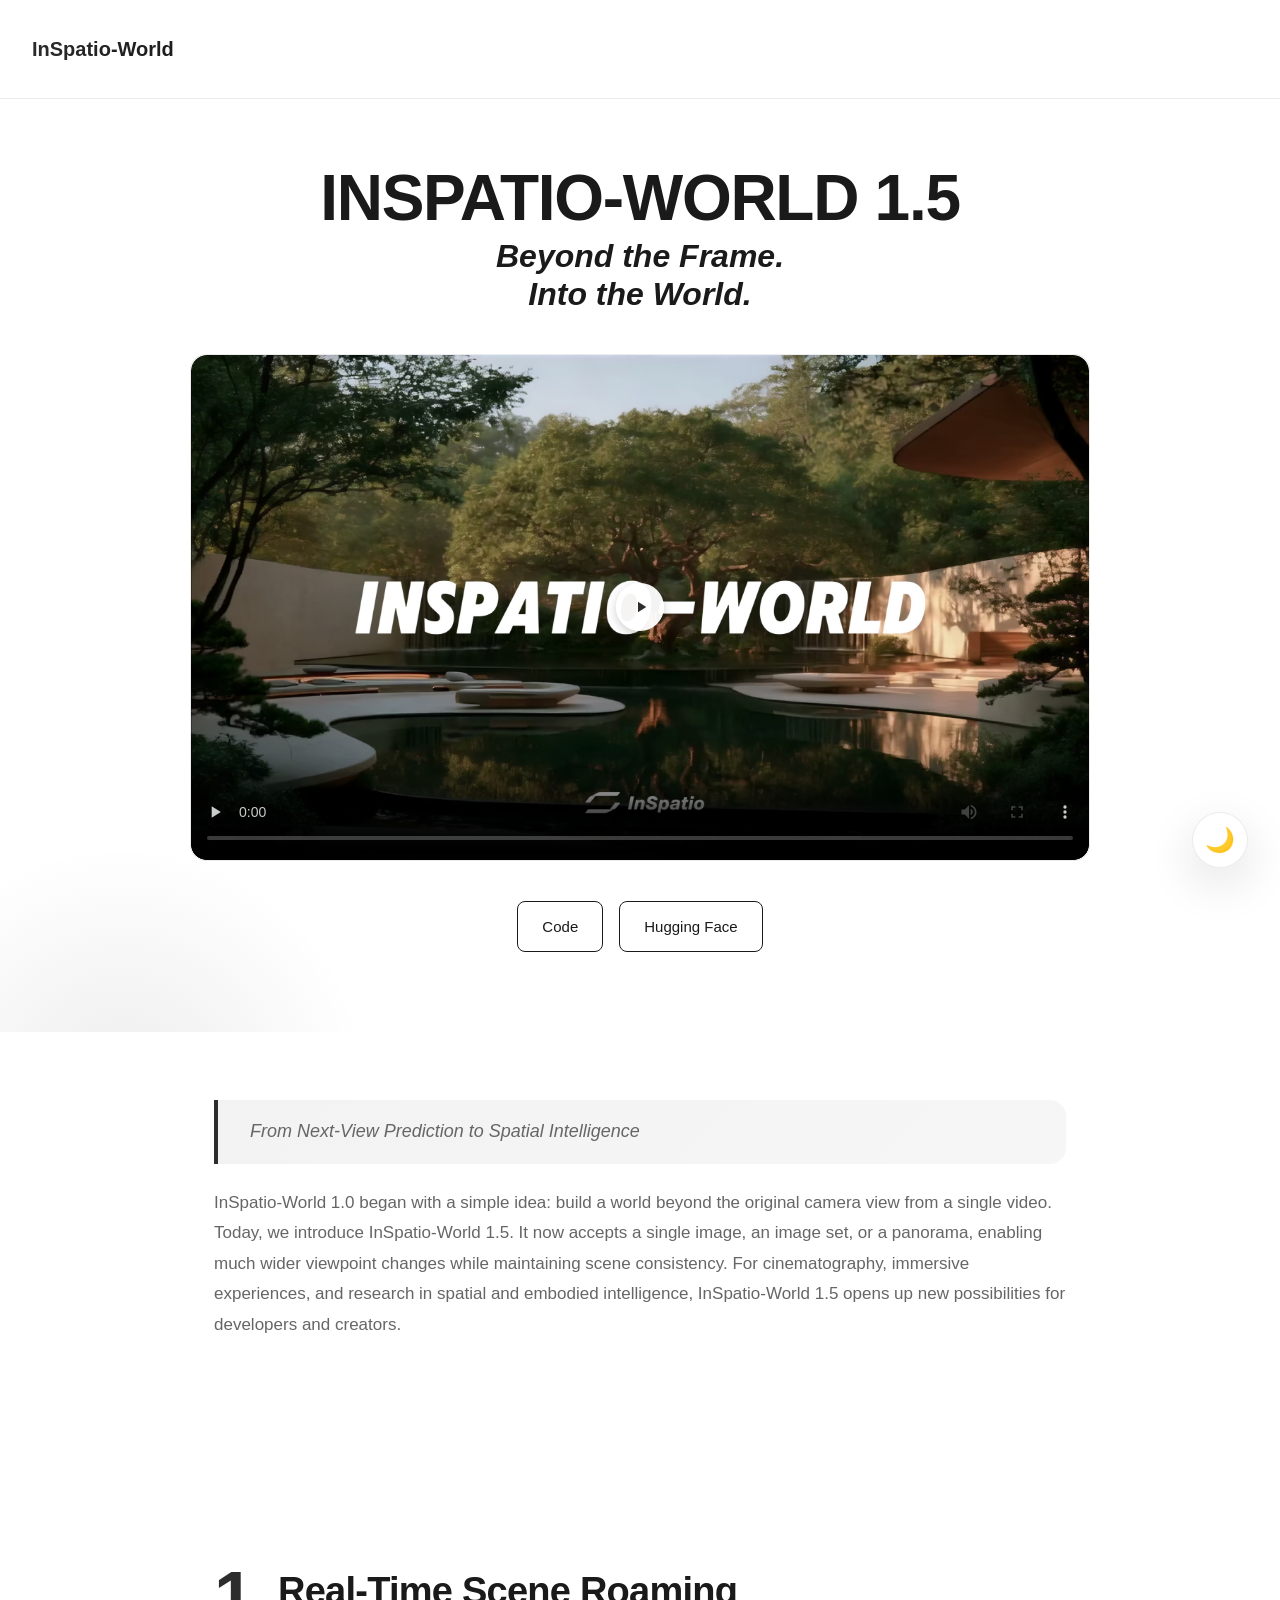
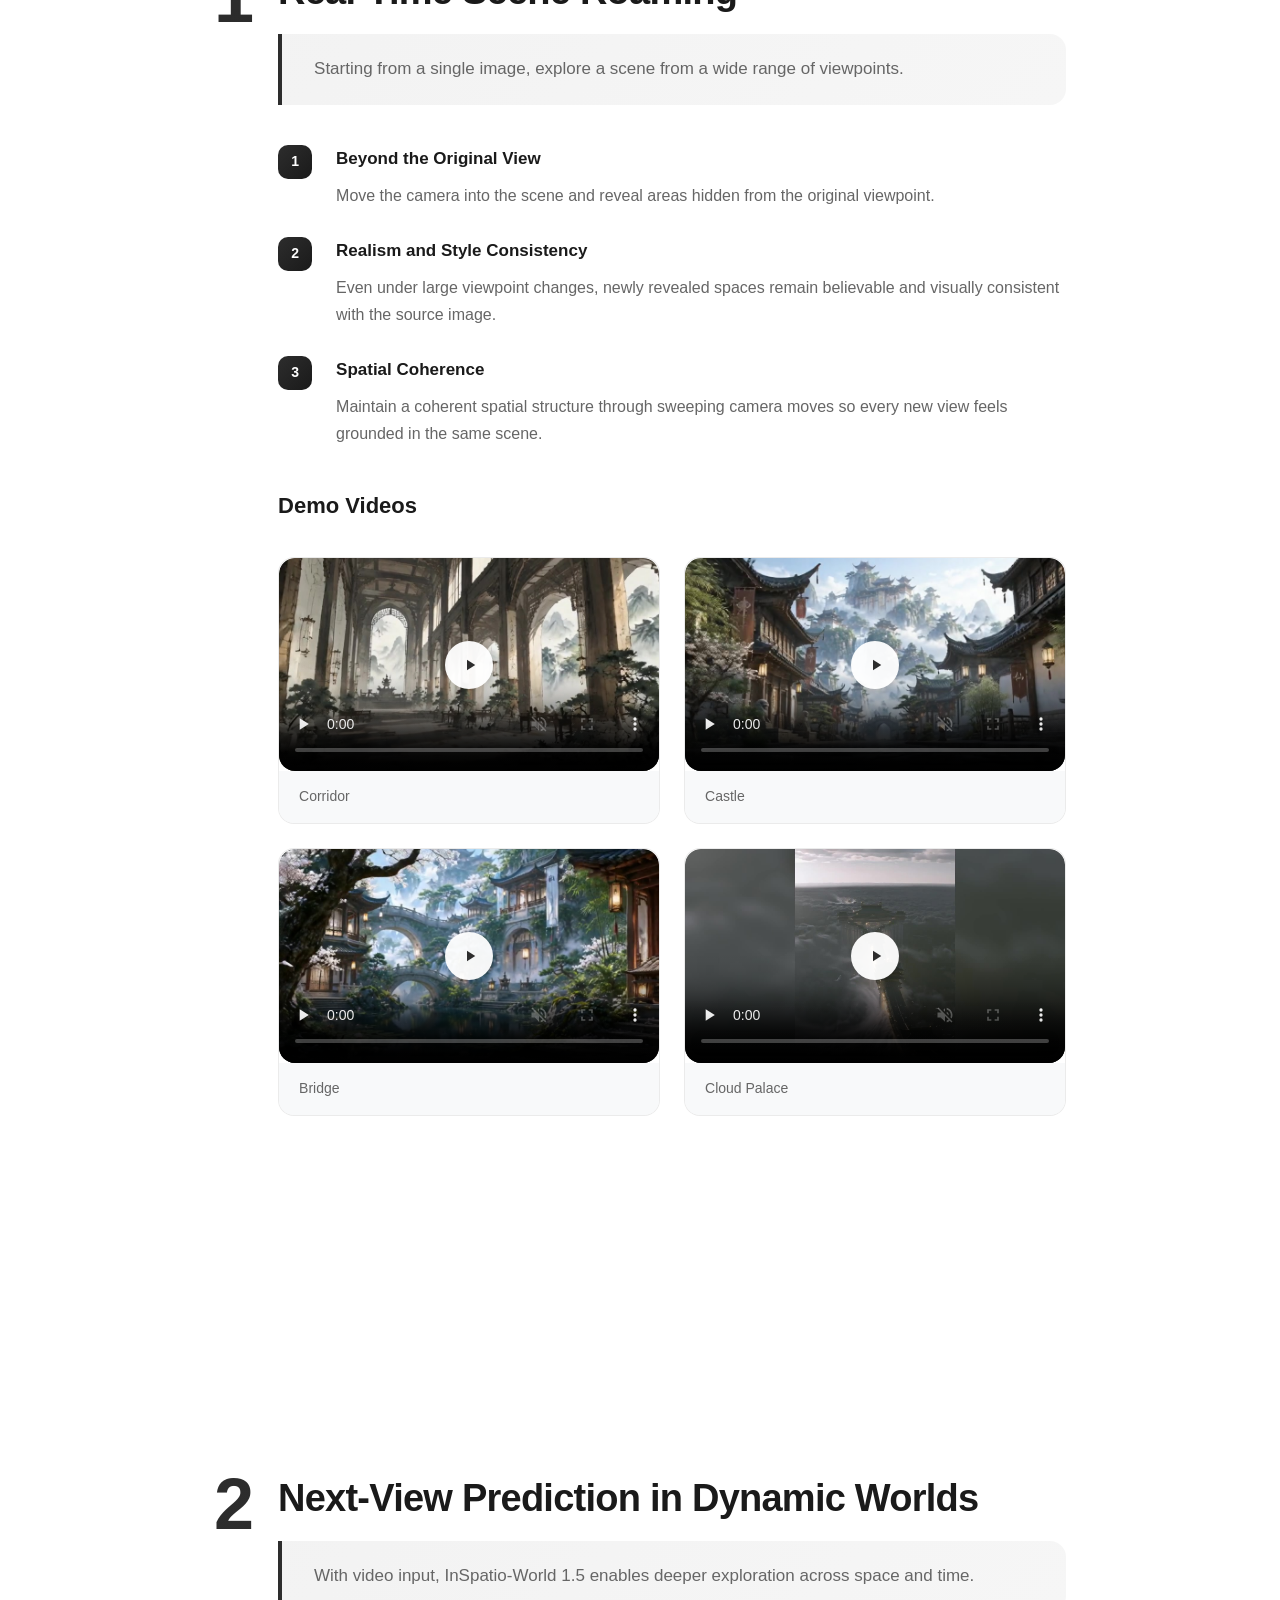
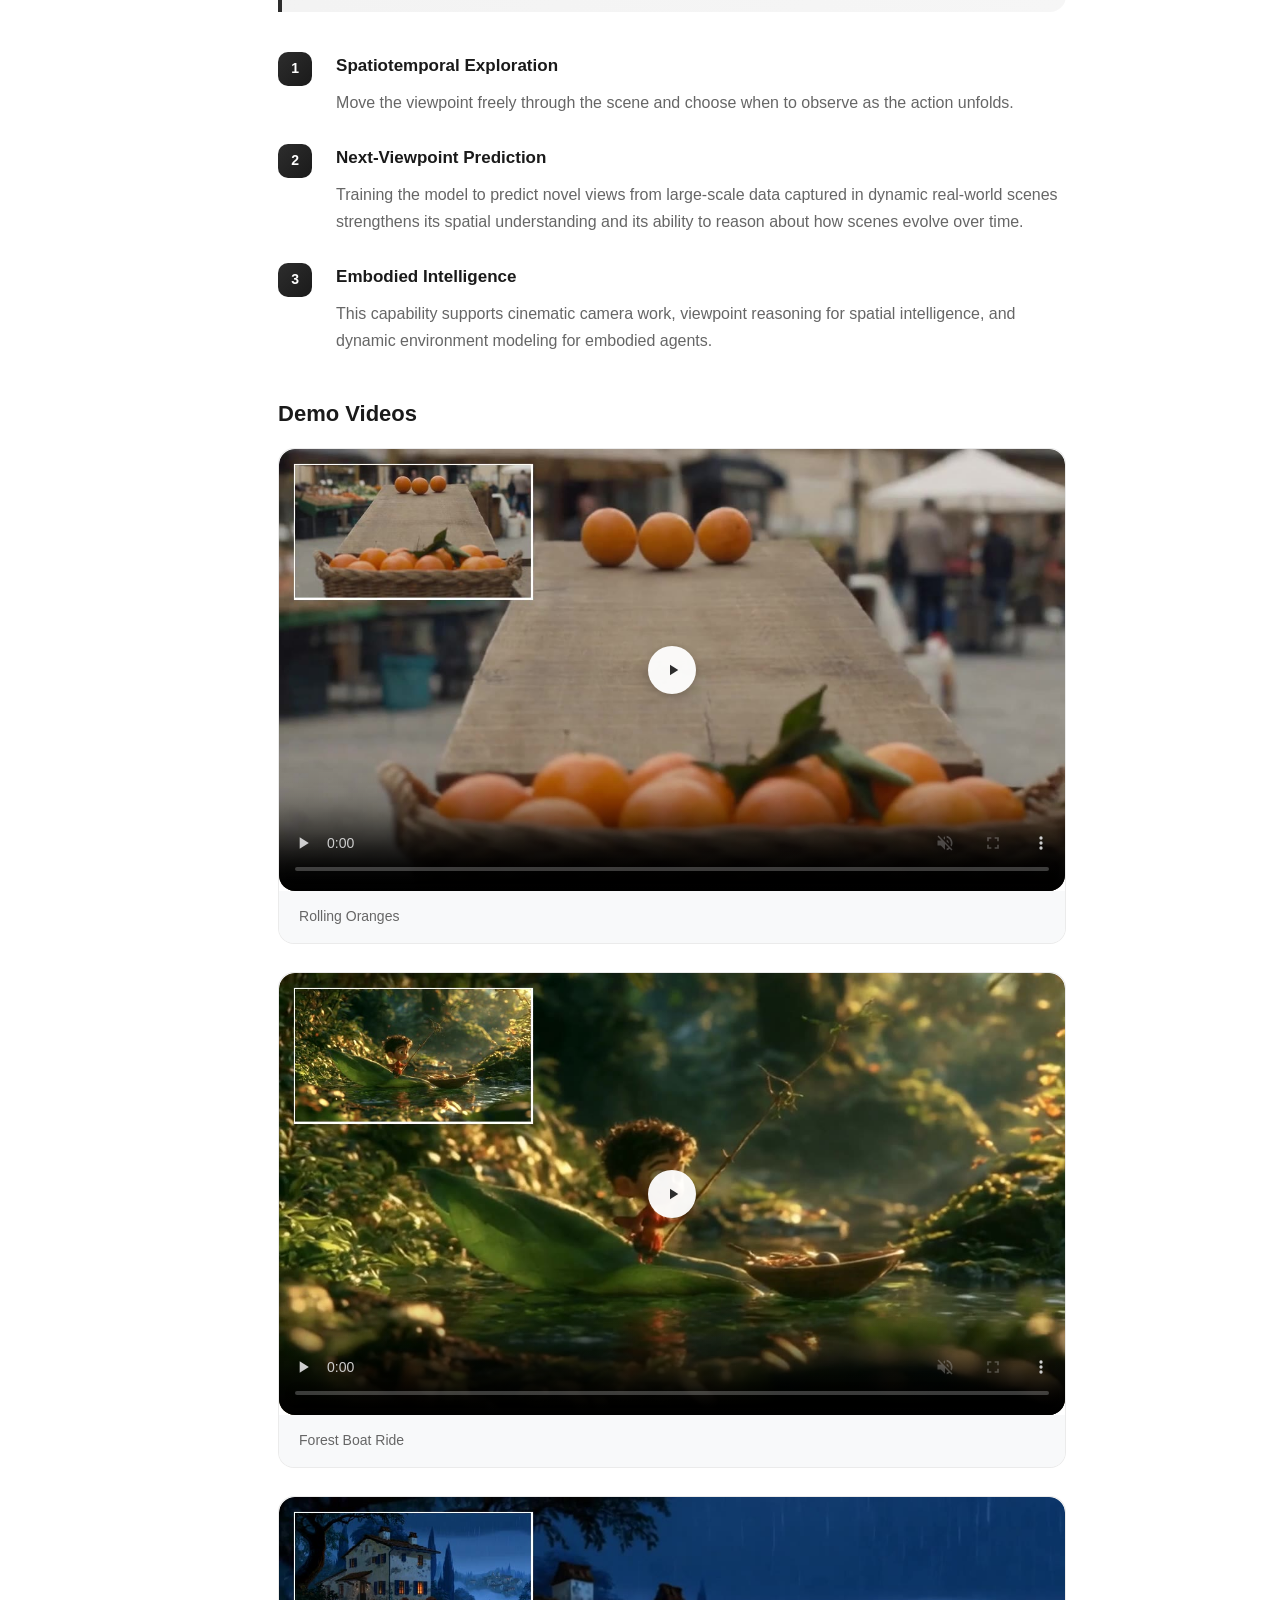
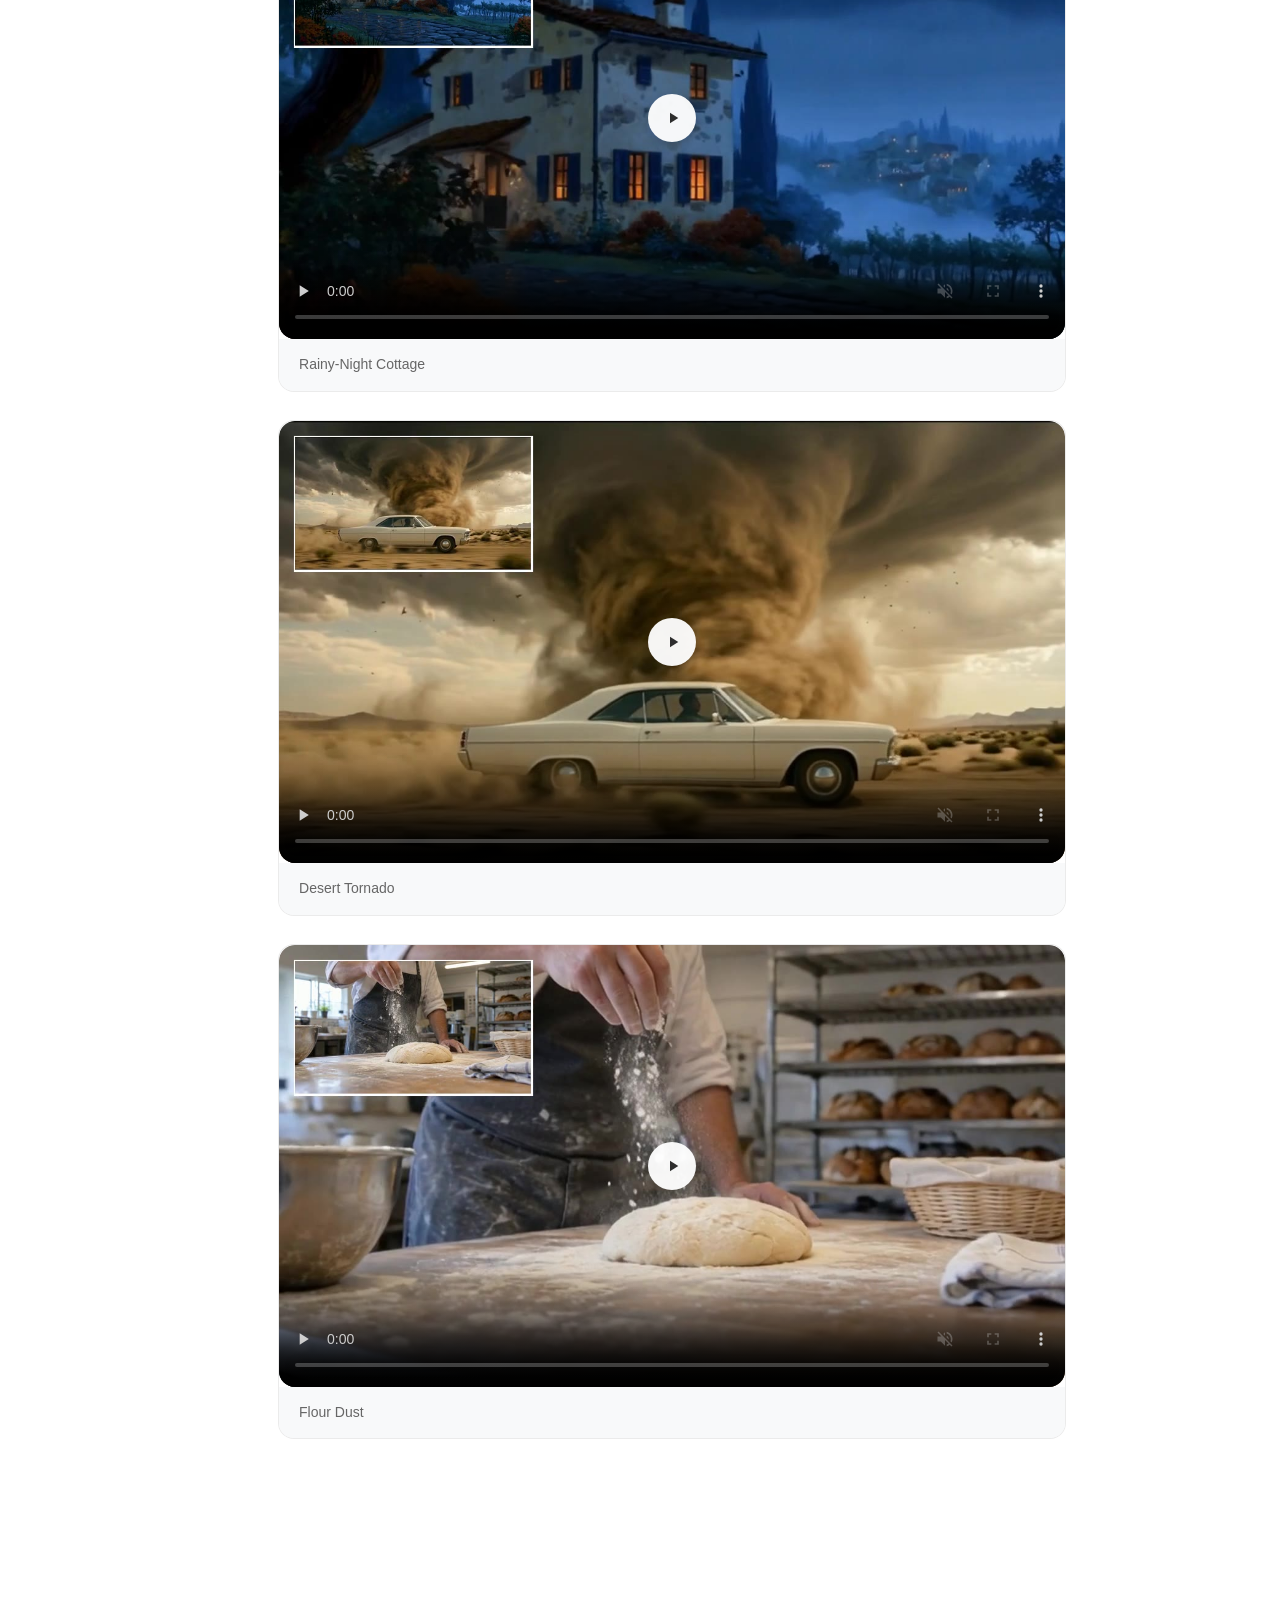
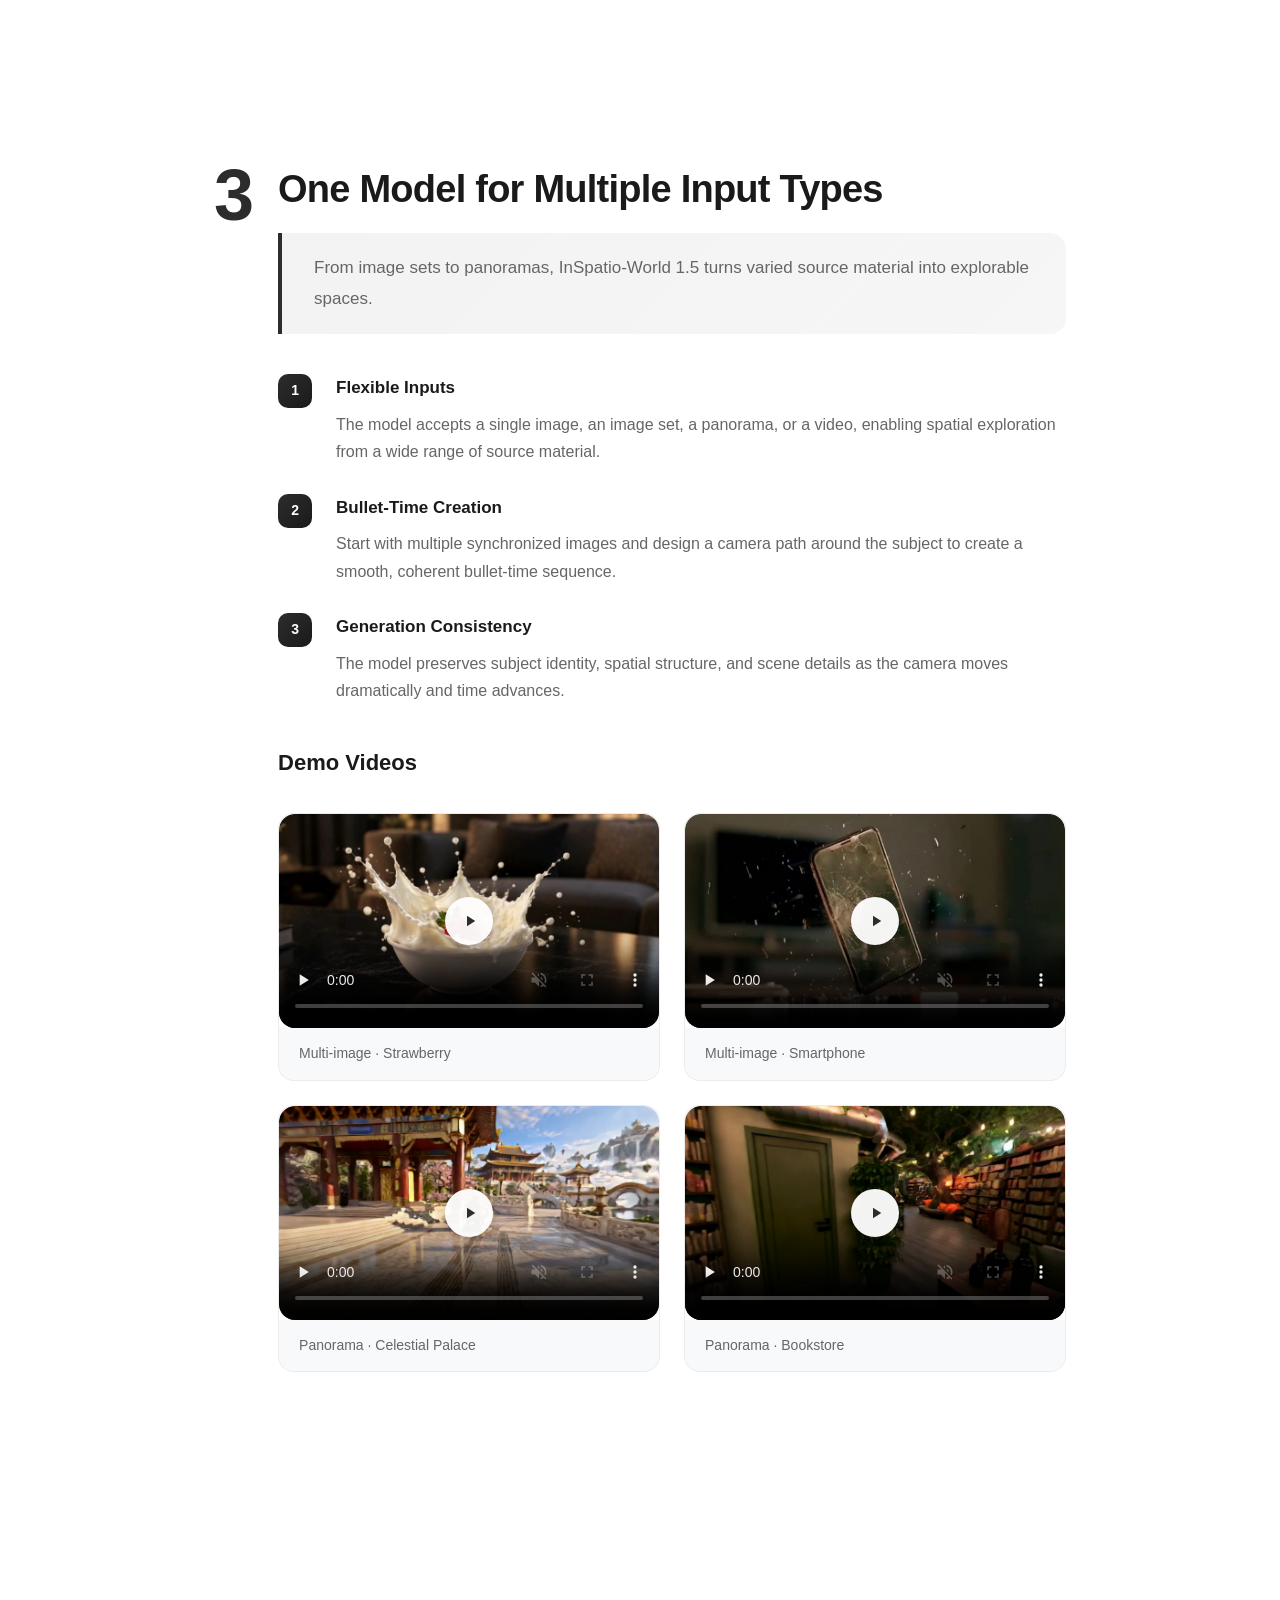
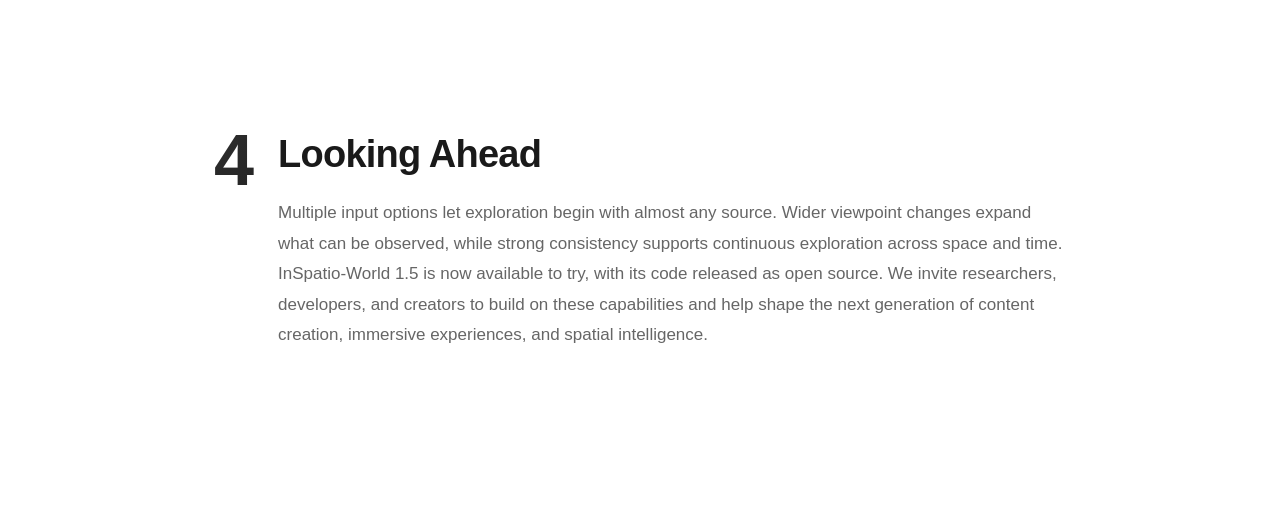
<file: inspatio-world-1.5/index.html>
<!DOCTYPE html>
<html lang="en">
<head>
    <meta charset="UTF-8">
    <meta name="viewport" content="width=device-width, initial-scale=1.0">
    <meta name="keywords" content="InSpatio-World 1.5, scene roaming, next-view prediction, spatial intelligence, embodied intelligence">
    <meta name="description" content="InSpatio-World 1.5 supports video, single-image, multi-image, and panorama inputs for consistent exploration across large viewpoint changes and time.">
    <title>InSpatio-World 1.5 — Beyond the Frame, Into the World</title>
    <link rel="stylesheet" href="static/css/style.css">
    <link rel="icon" href="favicon.ico" type="image/x-icon">
</head>
<body>
    <nav class="nav" id="nav" aria-label="Main navigation">
        <div class="nav-content">
            <div class="nav-logo">InSpatio-World</div>
        </div>
    </nav>

    <button class="theme-toggle-floating" id="themeToggle" type="button" aria-label="Toggle light and dark theme">
        <span aria-hidden="true">🌙</span>
    </button>

    <header class="hero" id="top">
        <div class="hero-content">
            <h1 class="hero-title">
                <span class="hero-title-main">INSPATIO-WORLD 1.5</span>
                <span class="hero-title-third">Beyond the <span class="hero-title-accent">Frame.</span></span>
                <span class="hero-title-third">Into the <span class="hero-title-accent">World.</span></span>
            </h1>
            <div style="margin-top: 40px; max-width: 900px; margin-left: auto; margin-right: auto;">
                <div class="enhanced-video">
                    <div class="video-wrapper">
                        <video src="static/videos/9.24-final-web.mp4" poster="static/images/9.24-final-poster-1s.jpg" preload="none" controls loop playsinline aria-label="InSpatio-World 1.5 demo video"></video>
                        <div class="video-play-button">
                            <svg viewBox="0 0 24 24" aria-hidden="true"><path d="M8 5v14l11-7z"/></svg>
                        </div>
                    </div>
                </div>
            </div>
            <div class="cta-buttons">
                <a href="https://github.com/inspatio" target="_blank" rel="noopener noreferrer" class="cta-button">Code</a>
                <a href="https://huggingface.co/inspatio/world-1.5" target="_blank" rel="noopener noreferrer" class="cta-button">Hugging Face</a>
            </div>
        </div>
    </header>

    <nav class="quick-nav" aria-label="On-page navigation">
        <div class="quick-nav-content">
            <a href="#scene-roaming" class="quick-nav-link"><span class="quick-nav-number">01</span><span class="quick-nav-text">Scene Roaming</span></a>
            <a href="#next-view" class="quick-nav-link"><span class="quick-nav-number">02</span><span class="quick-nav-text">Next-View Prediction</span></a>
            <a href="#multiple-inputs" class="quick-nav-link"><span class="quick-nav-number">03</span><span class="quick-nav-text">Multiple Inputs</span></a>
            <a href="#closing" class="quick-nav-link"><span class="quick-nav-number">04</span><span class="quick-nav-text">Looking Ahead</span></a>
        </div>
    </nav>

    <main>
        <section class="section intro-description" id="intro">
            <div class="reveal">
                <div class="quote-box" style="padding: 20px 32px;">
                    <p style="font-size: 18px; font-weight: 400; font-style: italic; margin-bottom: 0; line-height: 1.3;">From Next-View Prediction to Spatial Intelligence</p>
                </div>
                <div style="margin-top: 24px;">
                    <p>InSpatio-World 1.0 began with a simple idea: build a world beyond the original camera view from a single video. Today, we introduce InSpatio-World 1.5. It now accepts a single image, an image set, or a panorama, enabling much wider viewpoint changes while maintaining scene consistency. For cinematography, immersive experiences, and research in spatial and embodied intelligence, InSpatio-World 1.5 opens up new possibilities for developers and creators.</p>
                </div>
            </div>
        </section>

        <section class="section" id="scene-roaming">
            <div class="numbered-section reveal">
                <div class="section-number" aria-hidden="true">1</div>
                <div class="section-content">
                    <h2>Real-Time Scene Roaming</h2>
                    <div class="quote-box" style="padding: 20px 32px;"><p style="margin-bottom: 0;">Starting from a single image, explore a scene from a wide range of viewpoints.</p></div>
                    <div class="possibilities-grid">
                        <div class="possibility-item"><div class="possibility-number">1</div><div class="possibility-content"><h3>Beyond the Original View</h3><p>Move the camera into the scene and reveal areas hidden from the original viewpoint.</p></div></div>
                        <div class="possibility-item"><div class="possibility-number">2</div><div class="possibility-content"><h3>Realism and Style Consistency</h3><p>Even under large viewpoint changes, newly revealed spaces remain believable and visually consistent with the source image.</p></div></div>
                        <div class="possibility-item"><div class="possibility-number">3</div><div class="possibility-content"><h3>Spatial Coherence</h3><p>Maintain a coherent spatial structure through sweeping camera moves so every new view feels grounded in the same scene.</p></div></div>
                    </div>
                    <h3>Demo Videos</h3>
                    <div class="video-grid">
                        <div class="enhanced-video">
                            <div class="video-wrapper">
                                <video src="static/videos/scene_corridor.mp4" poster="static/images/scene_corridor-poster-1s.jpg" preload="none" controls loop muted playsinline aria-label="Corridor"></video>
                                <div class="video-play-button"><svg viewBox="0 0 24 24" aria-hidden="true"><path d="M8 5v14l11-7z"/></svg></div>
                            </div>
                            <div class="video-caption">Corridor</div>
                        </div>
                        <div class="enhanced-video">
                            <div class="video-wrapper">
                                <video src="static/videos/scene_castle.mp4" poster="static/images/scene_castle-poster-1s.jpg" preload="none" controls loop muted playsinline aria-label="Castle"></video>
                                <div class="video-play-button"><svg viewBox="0 0 24 24" aria-hidden="true"><path d="M8 5v14l11-7z"/></svg></div>
                            </div>
                            <div class="video-caption">Castle</div>
                        </div>
                        <div class="enhanced-video">
                            <div class="video-wrapper">
                                <video src="static/videos/scene_bridge.mp4" poster="static/images/scene_bridge-poster-1s.jpg" preload="none" controls loop muted playsinline aria-label="Bridge"></video>
                                <div class="video-play-button"><svg viewBox="0 0 24 24" aria-hidden="true"><path d="M8 5v14l11-7z"/></svg></div>
                            </div>
                            <div class="video-caption">Bridge</div>
                        </div>
                        <div class="enhanced-video">
                            <div class="video-wrapper">
                                <video src="static/videos/scene_wave_bridge_wide.mp4" poster="static/images/scene_wave_bridge_wide.jpg" preload="none" controls loop muted playsinline aria-label="Cloud Palace"></video>
                                <div class="video-play-button"><svg viewBox="0 0 24 24" aria-hidden="true"><path d="M8 5v14l11-7z"/></svg></div>
                            </div>
                            <div class="video-caption">Cloud Palace</div>
                        </div>
                    </div>
                </div>
            </div>
        </section>

        <section class="section" id="next-view">
            <div class="numbered-section reveal">
                <div class="section-number" aria-hidden="true">2</div>
                <div class="section-content">
                    <h2>Next-View Prediction in Dynamic Worlds</h2>
                    <div class="quote-box" style="padding: 20px 32px;"><p style="margin-bottom: 0;">With video input, InSpatio-World 1.5 enables deeper exploration across space and time.</p></div>
                    <div class="possibilities-grid">
                        <div class="possibility-item"><div class="possibility-number">1</div><div class="possibility-content"><h3>Spatiotemporal Exploration</h3><p>Move the viewpoint freely through the scene and choose when to observe as the action unfolds.</p></div></div>
                        <div class="possibility-item"><div class="possibility-number">2</div><div class="possibility-content"><h3>Next-Viewpoint Prediction</h3><p>Training the model to predict novel views from large-scale data captured in dynamic real-world scenes strengthens its spatial understanding and its ability to reason about how scenes evolve over time.</p></div></div>
                        <div class="possibility-item"><div class="possibility-number">3</div><div class="possibility-content"><h3>Embodied Intelligence</h3><p>This capability supports cinematic camera work, viewpoint reasoning for spatial intelligence, and dynamic environment modeling for embodied agents.</p></div></div>
                    </div>
                    <h3>Demo Videos</h3>
                    <div class="video-stack">
                        <div class="enhanced-video">
                            <div class="video-wrapper">
                                <video src="static/videos/dynamic_oranges_combined.mp4" poster="static/images/dynamic_oranges_combined.jpg" preload="none" controls loop muted playsinline aria-label="Rolling oranges demo video"></video>
                                <div class="video-play-button"><svg viewBox="0 0 24 24" aria-hidden="true"><path d="M8 5v14l11-7z"/></svg></div>
                            </div>
                            <div class="video-caption">Rolling Oranges</div>
                        </div>
                        <div class="enhanced-video">
                            <div class="video-wrapper">
                                <video src="static/videos/dynamic_boat_combined.mp4" poster="static/images/dynamic_boat_combined.jpg" preload="none" controls loop muted playsinline aria-label="Forest boat ride demo video"></video>
                                <div class="video-play-button"><svg viewBox="0 0 24 24" aria-hidden="true"><path d="M8 5v14l11-7z"/></svg></div>
                            </div>
                            <div class="video-caption">Forest Boat Ride</div>
                        </div>
                        <div class="enhanced-video">
                            <div class="video-wrapper">
                                <video src="static/videos/dynamic_rain_combined.mp4" poster="static/images/dynamic_rain_combined.jpg" preload="none" controls loop muted playsinline aria-label="Rainy-night cottage demo video"></video>
                                <div class="video-play-button"><svg viewBox="0 0 24 24" aria-hidden="true"><path d="M8 5v14l11-7z"/></svg></div>
                            </div>
                            <div class="video-caption">Rainy-Night Cottage</div>
                        </div>
                        <div class="enhanced-video">
                            <div class="video-wrapper">
                                <video src="static/videos/dynamic_tornado_combined.mp4" poster="static/images/dynamic_tornado_combined.jpg" preload="none" controls loop muted playsinline aria-label="Desert tornado demo video"></video>
                                <div class="video-play-button"><svg viewBox="0 0 24 24" aria-hidden="true"><path d="M8 5v14l11-7z"/></svg></div>
                            </div>
                            <div class="video-caption">Desert Tornado</div>
                        </div>
                        <div class="enhanced-video">
                            <div class="video-wrapper">
                                <video src="static/videos/dynamic_flour_combined.mp4" poster="static/images/dynamic_flour_combined.jpg" preload="none" controls loop muted playsinline aria-label="Flour dust demo video"></video>
                                <div class="video-play-button"><svg viewBox="0 0 24 24" aria-hidden="true"><path d="M8 5v14l11-7z"/></svg></div>
                            </div>
                            <div class="video-caption">Flour Dust</div>
                        </div>
                    </div>
                </div>
            </div>
        </section>

        <section class="section" id="multiple-inputs">
            <div class="numbered-section reveal">
                <div class="section-number" aria-hidden="true">3</div>
                <div class="section-content">
                    <h2>One Model for Multiple Input Types</h2>
                    <div class="quote-box" style="padding: 20px 32px;"><p style="margin-bottom: 0;">From image sets to panoramas, InSpatio-World 1.5 turns varied source material into explorable spaces.</p></div>
                    <div class="possibilities-grid">
                        <div class="possibility-item"><div class="possibility-number">1</div><div class="possibility-content"><h3>Flexible Inputs</h3><p>The model accepts a single image, an image set, a panorama, or a video, enabling spatial exploration from a wide range of source material.</p></div></div>
                        <div class="possibility-item"><div class="possibility-number">2</div><div class="possibility-content"><h3>Bullet-Time Creation</h3><p>Start with multiple synchronized images and design a camera path around the subject to create a smooth, coherent bullet-time sequence.</p></div></div>
                        <div class="possibility-item"><div class="possibility-number">3</div><div class="possibility-content"><h3>Generation Consistency</h3><p>The model preserves subject identity, spatial structure, and scene details as the camera moves dramatically and time advances.</p></div></div>
                    </div>
                    <h3>Demo Videos</h3>
                    <div class="video-grid">
                        <div class="enhanced-video">
                            <div class="video-wrapper">
                                <video src="static/videos/input_orbit.mp4" poster="static/images/input_orbit-poster-1s.png" preload="none" controls loop muted playsinline aria-label="Multi-image strawberry demo"></video>
                                <div class="video-play-button"><svg viewBox="0 0 24 24" aria-hidden="true"><path d="M8 5v14l11-7z"/></svg></div>
                            </div>
                            <div class="video-caption">Multi-image · Strawberry</div>
                        </div>
                        <div class="enhanced-video">
                            <div class="video-wrapper">
                                <video src="static/videos/input_inference.mp4" poster="static/images/input_inference-poster-1s.png" preload="none" controls loop muted playsinline aria-label="Multi-image smartphone demo"></video>
                                <div class="video-play-button"><svg viewBox="0 0 24 24" aria-hidden="true"><path d="M8 5v14l11-7z"/></svg></div>
                            </div>
                            <div class="video-caption">Multi-image · Smartphone</div>
                        </div>
                        <div class="enhanced-video">
                            <div class="video-wrapper">
                                <video src="static/videos/input_generated.mp4" poster="static/images/input_generated-poster-1s.png" preload="none" controls loop muted playsinline aria-label="Celestial Palace panorama demo"></video>
                                <div class="video-play-button"><svg viewBox="0 0 24 24" aria-hidden="true"><path d="M8 5v14l11-7z"/></svg></div>
                            </div>
                            <div class="video-caption">Panorama · Celestial Palace</div>
                        </div>
                        <div class="enhanced-video">
                            <div class="video-wrapper">
                                <video src="static/videos/input_bookstore.mp4" poster="static/images/input_bookstore-poster-1s.png" preload="none" controls loop muted playsinline aria-label="Bookstore panorama demo"></video>
                                <div class="video-play-button"><svg viewBox="0 0 24 24" aria-hidden="true"><path d="M8 5v14l11-7z"/></svg></div>
                            </div>
                            <div class="video-caption">Panorama · Bookstore</div>
                        </div>
                    </div>
                </div>
            </div>
        </section>

        <section class="section" id="closing">
            <div class="numbered-section reveal">
                <div class="section-number" aria-hidden="true">4</div>
                <div class="section-content">
                    <h2>Looking Ahead</h2>
                    <p>Multiple input options let exploration begin with almost any source. Wider viewpoint changes expand what can be observed, while strong consistency supports continuous exploration across space and time. InSpatio-World 1.5 is now available to try, with its code released as open source. We invite researchers, developers, and creators to build on these capabilities and help shape the next generation of content creation, immersive experiences, and spatial intelligence.</p>
                </div>
            </div>
        </section>
    </main>

    <script src="static/js/main.js"></script>
</body>
</html>
</file>
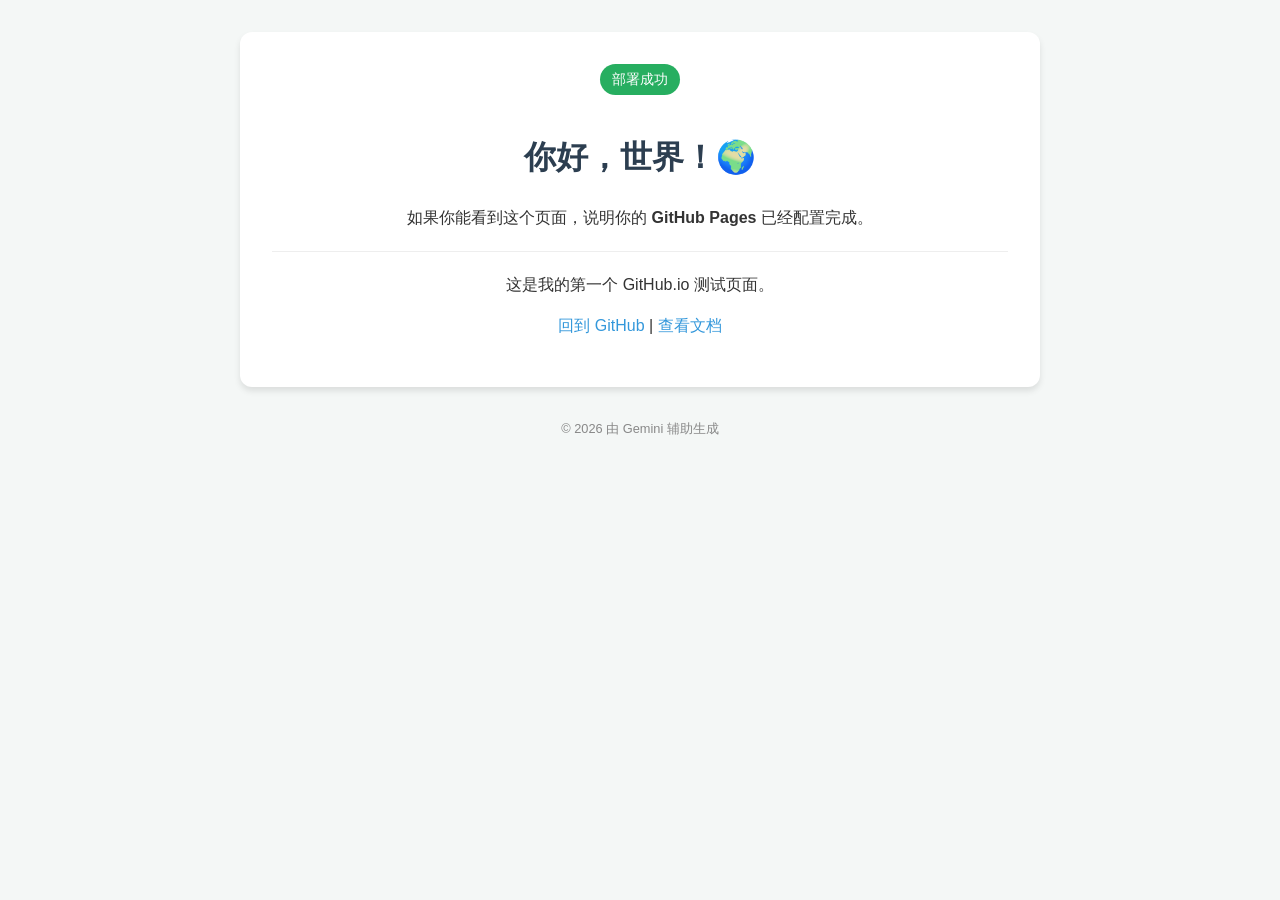
<file: test/index.html>
<!DOCTYPE html>
<html lang="zh-CN">
<head>
    <meta charset="UTF-8">
    <meta name="viewport" content="width=device-width, initial-scale=1.0">
    <title>测试页面</title>
    <style>
        /* 简单的样式让页面更好看 */
        body {
            font-family: -apple-system, BlinkMacSystemFont, "Segoe UI", Roboto, Helvetica, Arial, sans-serif;
            line-height: 1.6;
            color: #333;
            max-width: 800px;
            margin: 0 auto;
            padding: 2rem;
            background-color: #f4f7f6;
            text-align: center;
        }
        .card {
            background: white;
            padding: 2rem;
            border-radius: 12px;
            box-shadow: 0 4px 6px rgba(0,0,0,0.1);
        }
        h1 { color: #2c3e50; }
        .status {
            display: inline-block;
            background: #27ae60;
            color: white;
            padding: 4px 12px;
            border-radius: 20px;
            font-size: 0.9rem;
            margin-bottom: 1rem;
        }
        .footer {
            margin-top: 2rem;
            font-size: 0.8rem;
            color: #888;
        }
        a { color: #3498db; text-decoration: none; }
        a:hover { text-decoration: underline; }
    </style>
</head>
<body>

    <div class="card">
        <div class="status">部署成功</div>
        <h1>你好，世界！🌍</h1>
        <p>如果你能看到这个页面，说明你的 <strong>GitHub Pages</strong> 已经配置完成。 </p>
        <hr style="border: 0; border-top: 1px solid #eee; margin: 20px 0;">
        <p>这是我的第一个 GitHub.io 测试页面。</p>
        <p>
            <a href="https://github.com/">回到 GitHub</a> | 
            <a href="https://docs.github.com/pages">查看文档</a>
        </p>
    </div>

    <div class="footer">
        <p>© 2026 由 Gemini 辅助生成</p>
    </div>

</body>
</html>
</file>
<file: inspatio-world-1.5/static/css/style.css>
* {
    margin: 0;
    padding: 0;
    box-sizing: border-box;
}

html {
    scroll-behavior: smooth;
    overflow-x: hidden;
}

:root {
    /* Light theme (default) */
    --bg-primary: #ffffff;
    --bg-secondary: #f8f9fa;
    --text-primary: #1a1a1a;
    --text-secondary: #666666;
    --accent-dark: #1a1a1a;
    --accent-tech: #2d2d2d;
    --accent-gradient: linear-gradient(135deg, #2d2d2d 0%, #1a1a1a 100%);
    --border-color: rgba(0, 0, 0, 0.08);
    --shadow-sm: 0 2px 8px rgba(0, 0, 0, 0.04);
    --shadow-md: 0 8px 24px rgba(0, 0, 0, 0.08);
    --shadow-lg: 0 16px 48px rgba(0, 0, 0, 0.12);
    --card-bg: #ffffff;
    --quote-bg: linear-gradient(135deg, rgba(45, 45, 45, 0.06) 0%, rgba(26, 26, 26, 0.04) 100%);
    --quote-border: #2d2d2d;
}

[data-theme="dark"] {
    /* Dark theme */
    --bg-primary: #0a0a0a;
    --bg-secondary: #111111;
    --text-primary: #ffffff;
    --text-secondary: rgba(255, 255, 255, 0.7);
    --accent-dark: #e5e5e5;
    --accent-tech: #b0b0b0;
    --accent-gradient: linear-gradient(135deg, #b0b0b0 0%, #e5e5e5 100%);
    --border-color: rgba(255, 255, 255, 0.1);
    --shadow-sm: 0 2px 8px rgba(0, 0, 0, 0.3);
    --shadow-md: 0 8px 24px rgba(0, 0, 0, 0.4);
    --shadow-lg: 0 16px 48px rgba(0, 0, 0, 0.5);
    --card-bg: rgba(255, 255, 255, 0.03);
    --quote-bg: linear-gradient(135deg, rgba(176, 176, 176, 0.08) 0%, rgba(229, 229, 229, 0.04) 100%);
    --quote-border: #b0b0b0;
}

body {
    font-family: -apple-system, BlinkMacSystemFont, 'Segoe UI', 'Inter', -apple-system, sans-serif;
    line-height: 1.7;
    background: var(--bg-primary);
    color: var(--text-primary);
    font-size: 17px;
    transition: background 0.3s ease, color 0.3s ease;
}

/* Navigation */
.nav {
    position: fixed;
    top: 0;
    left: 0;
    right: 0;
    background: rgba(255, 255, 255, 0.9);
    backdrop-filter: blur(20px);
    border-bottom: 1px solid var(--border-color);
    z-index: 1000;
    padding: 16px 0;
    transition: all 0.3s ease;
}

[data-theme="dark"] .nav {
    background: rgba(10, 10, 10, 0.9);
}

.nav.scrolled {
    box-shadow: var(--shadow-sm);
}

.nav-content {
    max-width: 100%;
    margin: 0;
    padding: 16px 32px;
    display: flex;
    justify-content: space-between;
    align-items: center;
}

.nav-logo {
    font-weight: 700;
    font-size: 20px;
    background: var(--accent-gradient);
    -webkit-background-clip: text;
    -webkit-text-fill-color: transparent;
    background-clip: text;
}

/* Hero Section */
.hero {
    min-height: 100vh;
    display: flex;
    align-items: center;
    justify-content: center;
    text-align: center;
    padding: 120px 24px 80px;
    position: relative;
    overflow: hidden;
}

.hero::before {
    content: '';
    position: absolute;
    top: -50%;
    right: -10%;
    width: 600px;
    height: 600px;
    background: radial-gradient(circle, rgba(45, 45, 45, 0.08) 0%, transparent 70%);
    border-radius: 50%;
    pointer-events: none;
    transition: opacity 0.3s ease;
}

[data-theme="dark"] .hero::before {
    background: radial-gradient(circle, rgba(176, 176, 176, 0.06) 0%, transparent 70%);
}

.hero::after {
    content: '';
    position: absolute;
    bottom: -30%;
    left: -10%;
    width: 500px;
    height: 500px;
    background: radial-gradient(circle, rgba(26, 26, 26, 0.08) 0%, transparent 70%);
    border-radius: 50%;
    pointer-events: none;
    transition: opacity 0.3s ease;
}

[data-theme="dark"] .hero::after {
    background: radial-gradient(circle, rgba(229, 229, 229, 0.04) 0%, transparent 70%);
}

.hero-content {
    max-width: 900px;
    position: relative;
    z-index: 1;
    opacity: 0;
    transform: translateY(30px);
    animation: fadeInUp 1s ease forwards;
    margin-top: 40px;
}

@keyframes fadeInUp {
    to {
        opacity: 1;
        transform: translateY(0);
    }
}

.hero h1.hero-title {
    font-weight: 800;
    line-height: 1.2;
    margin-bottom: 24px;
    text-align: center;
}

.hero-title-main {
    display: block;
    font-size: clamp(36px, 6vw, 64px);
    font-weight: 900;
    color: var(--text-primary);
    letter-spacing: -0.02em;
}

.hero-title-third {
    display: block;
    font-size: clamp(20px, 2.5vw, 38px);
    font-weight: 700;
    font-style: italic;
    color: var(--text-primary);
    /* margin-top: 0; */
    letter-spacing: 0;
}

.hero-title-accent {
    font-weight: 700;
    color: var(--text-primary);
}

.cta-buttons {
    display: flex;
    gap: 16px;
    justify-content: center;
    flex-wrap: wrap;
    margin-top: 40px;
}

.cta-button {
    display: inline-flex;
    align-items: center;
    gap: 8px;
    padding: 12px 24px;
    background: transparent;
    color: var(--accent-dark);
    border: 1px solid var(--accent-dark);
    text-decoration: none;
    border-radius: 8px;
    font-weight: 500;
    font-size: 15px;
    transition: all 0.3s ease;
}

.cta-button:hover {
    background: var(--accent-dark);
    color: var(--bg-primary);
    transform: translateY(-2px);
    box-shadow: var(--shadow-md);
}

[data-theme="dark"] .cta-button {
    color: rgba(255, 255, 255, 0.85);
    border-color: rgba(255, 255, 255, 0.3);
}

[data-theme="dark"] .cta-button:hover {
    background: rgba(255, 255, 255, 0.15);
    color: #ffffff;
    border-color: rgba(255, 255, 255, 0.6);
    box-shadow: 0 4px 16px rgba(255, 255, 255, 0.1);
}

/* Quick Navigation */
.quick-nav {
    position: fixed;
    left: 32px;
    top: 50%;
    transform: translateY(-50%);
    width: 180px;
    z-index: 100;
}

.quick-nav-content {
    display: flex;
    flex-direction: column;
    gap: 8px;
}

.quick-nav-link {
    display: flex;
    align-items: center;
    gap: 12px;
    padding: 12px 16px;
    background: transparent;
    border: none;
    border-radius: 8px;
    text-decoration: none;
    color: var(--text-secondary);
    transition: all 0.3s ease;
    font-size: 14px;
}

.quick-nav-link:hover {
    background: var(--bg-secondary);
    color: var(--text-primary);
}

.quick-nav-link.active {
    background: var(--bg-secondary);
    color: var(--text-primary);
    font-weight: 600;
}

[data-theme="dark"] .quick-nav-link.active {
    background: rgba(255, 255, 255, 0.1);
    border-left: 3px solid rgba(255, 255, 255, 0.6);
    padding-left: 13px;
}

[data-theme="dark"] .quick-nav-link.active .quick-nav-number {
    opacity: 1;
    color: rgba(255, 255, 255, 0.8);
}

.quick-nav-number {
    font-size: 11px;
    font-weight: 600;
    opacity: 0.5;
    min-width: 20px;
}

.quick-nav-text {
    font-size: 14px;
    font-weight: 500;
}

/* Section */
.section {
    padding: 100px 24px;
    max-width: 900px;
    margin: 0 auto;
}

.section.intro-description {
    padding: 60px 24px 40px;
}

.section h2 {
    font-size: clamp(28px, 4vw, 38px);
    font-weight: 700;
    letter-spacing: -0.02em;
    margin-bottom: 20px;
    line-height: 1.2;
}

.section h3 {
    font-size: 22px;
    font-weight: 600;
    margin-bottom: 16px;
    margin-top: 32px;
}

.section p {
    font-size: 17px;
    color: var(--text-secondary);
    line-height: 1.8;
    margin-bottom: 20px;
}

/* Video Grid */
.video-grid {
    display: grid;
    grid-template-columns: repeat(auto-fit, minmax(min(300px, 100%), 1fr));
    gap: 24px;
    margin: 32px 0;
}

.video-stack {
    display: grid;
    gap: 28px;
    margin-top: 16px;
}

/* Numbered Sections */
.numbered-section {
    display: grid;
    grid-template-columns: auto minmax(0, 1fr);
    gap: 24px;
    margin: 60px 0;
}

.section-number {
    font-size: 72px;
    font-weight: 800;
    background: var(--accent-gradient);
    -webkit-background-clip: text;
    -webkit-text-fill-color: transparent;
    background-clip: text;
    line-height: 1;
}

.section-content {
    padding-top: 8px;
}

/* Quote */
.quote-box {
    background: var(--quote-bg);
    border-left: 4px solid var(--quote-border);
    padding: 32px;
    border-radius: 0 16px 16px 0;
    margin: 8px 0;
}

/* Possibilities Grid */
.possibilities-grid {
    display: flex;
    flex-direction: column;
    gap: 28px;
    margin: 40px 0;
}

.possibility-item {
    display: grid;
    grid-template-columns: auto 1fr;
    gap: 24px;
    align-items: start;
}

.possibility-number {
    width: 34px;
    height: 34px;
    background: var(--accent-gradient);
    border-radius: 10px;
    display: flex;
    align-items: center;
    justify-content: center;
    font-size: 14px;
    font-weight: 700;
    color: white;
    flex-shrink: 0;
}

.possibility-content {
    flex: 1;
}

.possibility-content h3 {
    font-size: 17px;
    font-weight: 600;
    margin-bottom: 8px;
    margin-top: 0;
    color: var(--text-primary);
    display: flex;
    align-items: center;
    gap: 12px;
}

.possibility-content p {
    font-size: 16px;
    color: var(--text-secondary);
    line-height: 1.7;
    margin-bottom: 0;
}

/* Enhanced Video Container */
.enhanced-video {
    position: relative;
    background: var(--card-bg);
    border: 1px solid var(--border-color);
    border-radius: 16px;
    overflow: hidden;
    transition: all 0.3s ease;
}

.enhanced-video:hover {
    box-shadow: var(--shadow-md);
    border-color: var(--accent-tech);
}

.video-wrapper {
    position: relative;
    width: 100%;
    aspect-ratio: 16/9;
    border-radius: 16px;
    overflow: hidden;
    background: #000;
}

.video-wrapper::after {
    content: '';
    position: absolute;
    inset: 0;
    background: linear-gradient(to top, rgba(0,0,0,0.3) 0%, transparent 30%);
    pointer-events: none;
}

.enhanced-video video {
    width: 100%;
    height: 100%;
    display: block;
    object-fit: cover;
}

.video-play-button {
    position: absolute;
    top: 50%;
    left: 50%;
    transform: translate(-50%, -50%);
    width: 48px;
    height: 48px;
    background: rgba(255, 255, 255, 0.95);
    border-radius: 50%;
    display: flex;
    align-items: center;
    justify-content: center;
    cursor: pointer;
    transition: all 0.25s ease;
    z-index: 10;
    box-shadow: 0 3px 10px rgba(0, 0, 0, 0.2);
}

.enhanced-video:hover .video-play-button:not(.hidden) {
    transform: translate(-50%, -50%) scale(1.1);
}

.video-play-button.hidden {
    opacity: 0;
    pointer-events: none;
}

.video-play-button:hover {
    background: white;
    box-shadow: 0 5px 16px rgba(0, 0, 0, 0.3);
}

.video-play-button svg {
    width: 18px;
    height: 18px;
    fill: var(--accent-tech);
    margin-left: 2px;
    transition: transform 0.2s ease;
}

.video-caption {
    padding: 14px 20px;
    background: var(--bg-secondary);
    font-size: 14px;
    color: var(--text-secondary);
    font-weight: 500;
}

/* Scroll animations */
.reveal {
    opacity: 0;
    transform: translateY(40px);
    transition: all 0.8s cubic-bezier(0.4, 0, 0.2, 1);
}

.reveal.visible {
    opacity: 1;
    transform: translateY(0);
}

/* Floating Theme Toggle Button */
.theme-toggle-floating {
    position: fixed;
    bottom: 32px;
    right: 32px;
    width: 56px;
    height: 56px;
    background: var(--bg-primary);
    border: 1px solid var(--border-color);
    border-radius: 50%;
    cursor: pointer;
    display: flex;
    align-items: center;
    justify-content: center;
    font-size: 24px;
    box-shadow: var(--shadow-lg);
    transition: all 0.3s ease;
    z-index: 1000;
}

.theme-toggle-floating:hover {
    transform: scale(1.1);
    box-shadow: 0 8px 32px rgba(0, 0, 0, 0.2);
}

.theme-toggle-floating:active {
    transform: scale(0.95);
}

/* Responsive */
@media (max-width: 1320px) {
    .quick-nav {
        display: none;
    }
}

@media (max-width: 768px) {
    .section {
        padding: 60px 24px;
    }

    .section.intro-description {
        padding: 40px 24px 20px;
    }

    .hero {
        padding: 100px 24px 60px;
    }

    .numbered-section {
        grid-template-columns: 1fr;
    }

    .section-number {
        font-size: 48px;
    }

    .possibility-item {
        grid-template-columns: 1fr;
        gap: 16px;
    }

    .possibility-content h3 {
        font-size: 18px;
    }

}

@media (max-width: 480px) {
    .hero-title-main {
        font-size: clamp(25px, 7.8vw, 32px);
    }
}
</file>
